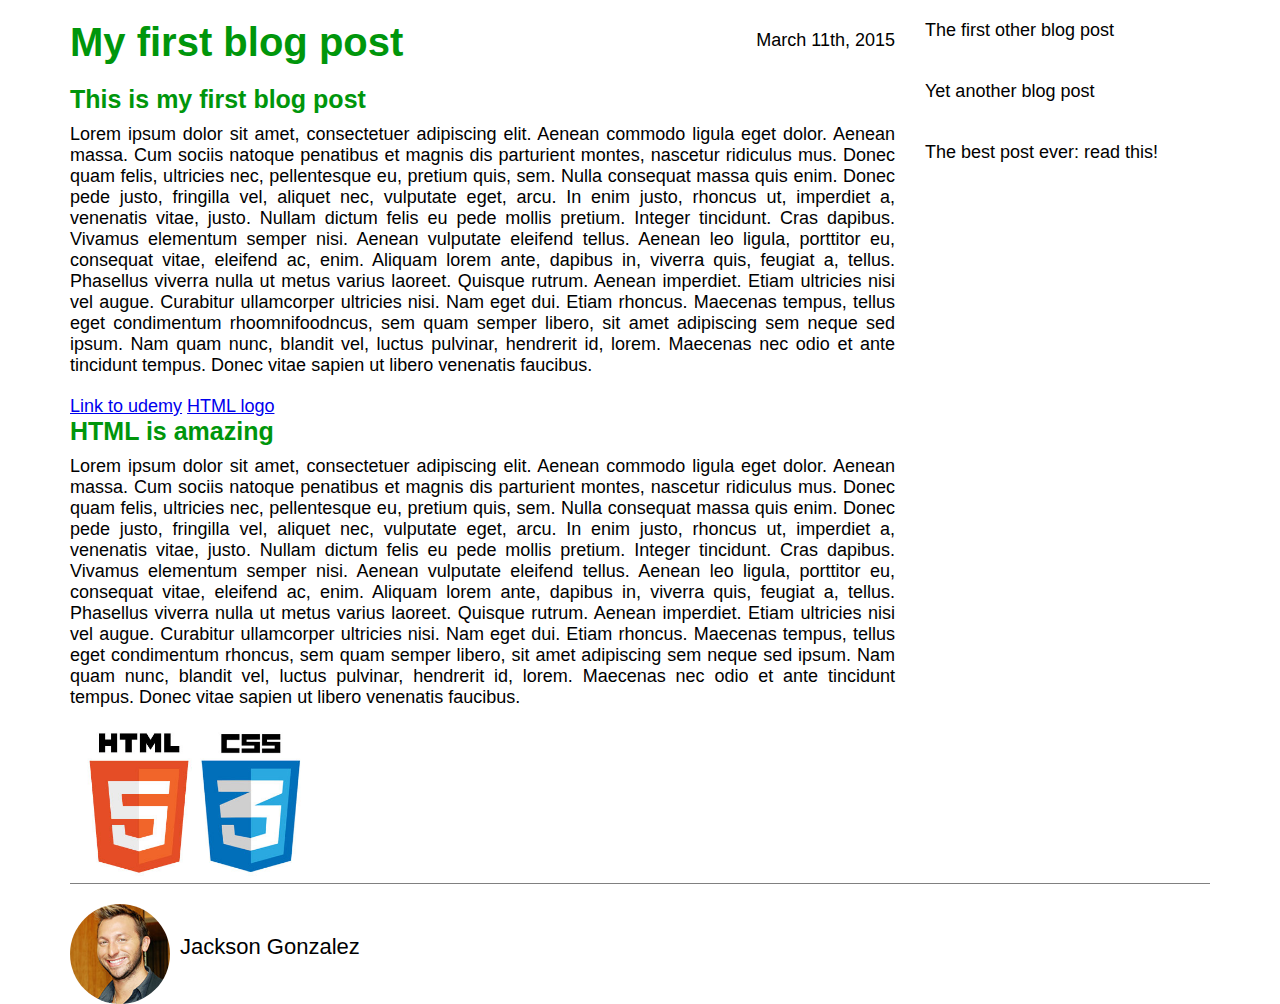
<file: blog_post_finalized/index.html>
<!DOCTYPE html>
<html>
    
    <head>
        <title>My first blog post</title>
        <link rel="stylesheet" type="text/css" href="style.css">
    </head>
    
    <body>
        <div class="container">
            <div class="blog-post">
                <h1>My first blog post</h1>
                <p class="date">March 11th, 2015</p>
                <h2>This is my first blog post</h2>
                <p class="main-text">
                    Lorem ipsum dolor sit amet, consectetuer adipiscing elit. Aenean commodo ligula eget dolor. Aenean massa. Cum sociis natoque penatibus et magnis dis parturient montes, nascetur ridiculus mus. Donec quam felis, ultricies nec, pellentesque eu, pretium quis, sem. Nulla consequat massa quis enim. Donec pede justo, fringilla vel, aliquet nec, vulputate eget, arcu. In enim justo, rhoncus ut, imperdiet a, venenatis vitae, justo. Nullam dictum felis eu pede mollis pretium. Integer tincidunt. Cras dapibus. Vivamus elementum semper nisi. Aenean vulputate eleifend tellus. Aenean leo ligula, porttitor eu, consequat vitae, eleifend ac, enim. Aliquam lorem ante, dapibus in, viverra quis, feugiat a, tellus. Phasellus viverra nulla ut metus varius laoreet. Quisque rutrum. Aenean imperdiet. Etiam ultricies nisi vel augue. Curabitur ullamcorper ultricies nisi. Nam eget dui. Etiam rhoncus. Maecenas tempus, tellus eget condimentum rhoomnifoodncus, sem quam semper libero, sit amet adipiscing sem neque sed ipsum. Nam quam nunc, blandit vel, luctus pulvinar, hendrerit id, lorem. Maecenas nec odio et ante tincidunt tempus. Donec vitae sapien ut libero venenatis faucibus.
                </p>

                <a href="http://www.udemy.com" target="_blank">Link to udemy</a>
                <a href="logo.jpg" target="_blank">HTML logo</a>

                <h2>HTML is amazing</h2>
                <p class="main-text">
                    Lorem ipsum dolor sit amet, consectetuer adipiscing elit. Aenean commodo ligula eget dolor. Aenean massa. Cum sociis natoque penatibus et magnis dis parturient montes, nascetur ridiculus mus. Donec quam felis, ultricies nec, pellentesque eu, pretium quis, sem. Nulla consequat massa quis enim. Donec pede justo, fringilla vel, aliquet nec, vulputate eget, arcu. In enim justo, rhoncus ut, imperdiet a, venenatis vitae, justo. Nullam dictum felis eu pede mollis pretium. Integer tincidunt. Cras dapibus. Vivamus elementum semper nisi. Aenean vulputate eleifend tellus. Aenean leo ligula, porttitor eu, consequat vitae, eleifend ac, enim. Aliquam lorem ante, dapibus in, viverra quis, feugiat a, tellus. Phasellus viverra nulla ut metus varius laoreet. Quisque rutrum. Aenean imperdiet. Etiam ultricies nisi vel augue. Curabitur ullamcorper ultricies nisi. Nam eget dui. Etiam rhoncus. Maecenas tempus, tellus eget condimentum rhoncus, sem quam semper libero, sit amet adipiscing sem neque sed ipsum. Nam quam nunc, blandit vel, luctus pulvinar, hendrerit id, lorem. Maecenas nec odio et ante tincidunt tempus. Donec vitae sapien ut libero venenatis faucibus.
                </p>
                <img src="logo.jpg" alt="The HTML5 logo">
                
            </div>
            
            <div class="other-posts">
                <div class="other">
                    The first other blog post
                </div>
                
                <div class="other">
                    Yet another blog post
                </div>
                
                <div class="other">
                    The best post ever: read this!
                </div>
            </div>
            
            <div class="clearfix"></div>
            
            <div class="author-box">
                <img src="author.jpg" alt="Author photo">
                <p class="author-text">Jackson Gonzalez</p>
            </div>
            
        </div>
        
        
    </body>
    
</html>
</file>
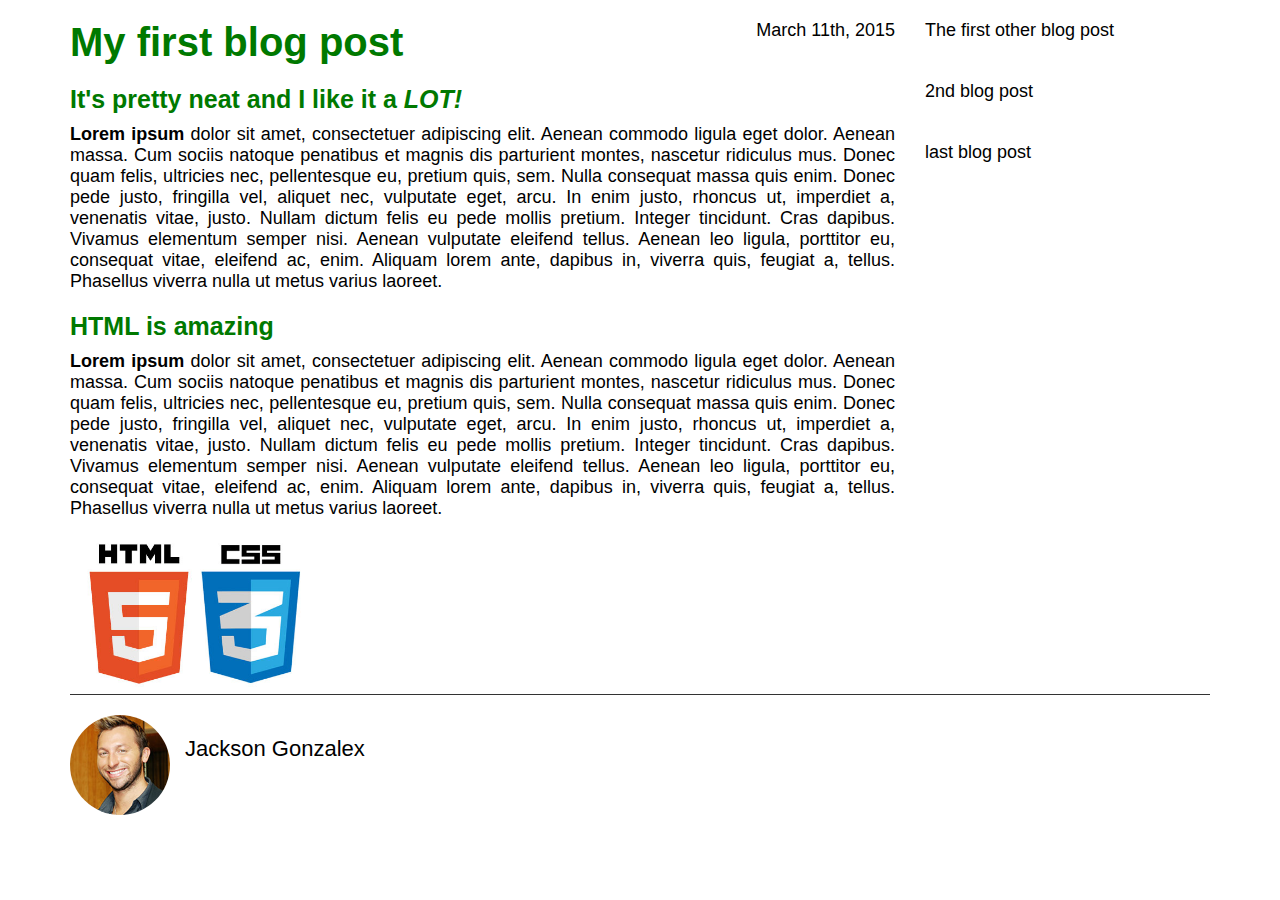
<file: blog_post_project/index.html>
<!DOCTYPE html>

<html>

  <head>
    <title> My first blog post</title>
    <link rel="stylesheet" type="text/css" href="style.css">
  </head>

  <body>
    <div class="container">
      <div class="blog-post">
        <p class="date">March 11th, 2015</p>
        <h1>My first blog post<br></h1>
        <h2>It's pretty neat and I like it a <em>LOT!</em></h2>
        <p class="main-text">
          <strong>Lorem ipsum</strong> dolor sit amet, consectetuer adipiscing elit. 
          Aenean commodo ligula eget dolor. Aenean massa. Cum sociis natoque 
          penatibus et magnis dis parturient montes, nascetur ridiculus mus. 
          Donec quam felis, ultricies nec, pellentesque eu, pretium quis, sem.
          Nulla consequat massa quis enim. Donec pede justo, fringilla vel, 
          aliquet nec, vulputate eget, arcu. In enim justo, rhoncus ut, imperdiet a,
          venenatis vitae, justo. Nullam dictum felis eu pede mollis pretium. 
          Integer tincidunt. Cras dapibus. Vivamus elementum semper nisi. Aenean 
          vulputate eleifend tellus. Aenean leo ligula, porttitor eu, consequat 
          vitae, eleifend ac, enim. Aliquam lorem ante, dapibus in, viverra quis, 
          feugiat a, tellus. Phasellus viverra nulla ut metus varius laoreet. 

        </p>

        <h2>HTML is amazing</h2>
        <p class="main-text">
          <strong>Lorem ipsum</strong> dolor sit amet, consectetuer adipiscing elit. 
          Aenean commodo ligula eget dolor. Aenean massa. Cum sociis natoque 
          penatibus et magnis dis parturient montes, nascetur ridiculus mus. 
          Donec quam felis, ultricies nec, pellentesque eu, pretium quis, sem.
          Nulla consequat massa quis enim. Donec pede justo, fringilla vel, 
          aliquet nec, vulputate eget, arcu. In enim justo, rhoncus ut, imperdiet a,
          venenatis vitae, justo. Nullam dictum felis eu pede mollis pretium. 
          Integer tincidunt. Cras dapibus. Vivamus elementum semper nisi. Aenean 
          vulputate eleifend tellus. Aenean leo ligula, porttitor eu, consequat 
          vitae, eleifend ac, enim. Aliquam lorem ante, dapibus in, viverra quis, 
          feugiat a, tellus. Phasellus viverra nulla ut metus varius laoreet. 

        </p>

        <img src="logo copy.jpg" alt="The HTML5 Logo">

      </div>

      <div class="other-posts">
        <div class="other">
          The first other blog post
        </div>

        <div class="other">
          2nd blog post
        </div>

        <div class="other">
          last blog post
        </div>
      </div>

      <div class="clearfix"></div>

      <div class="author-box">
        <img src="author copy.jpg" alt="Author photo">
        <br>
        <p class="author-text">Jackson Gonzalex</p>
        <br>
      </div>
    </div>
  </body>



</html>
</file>
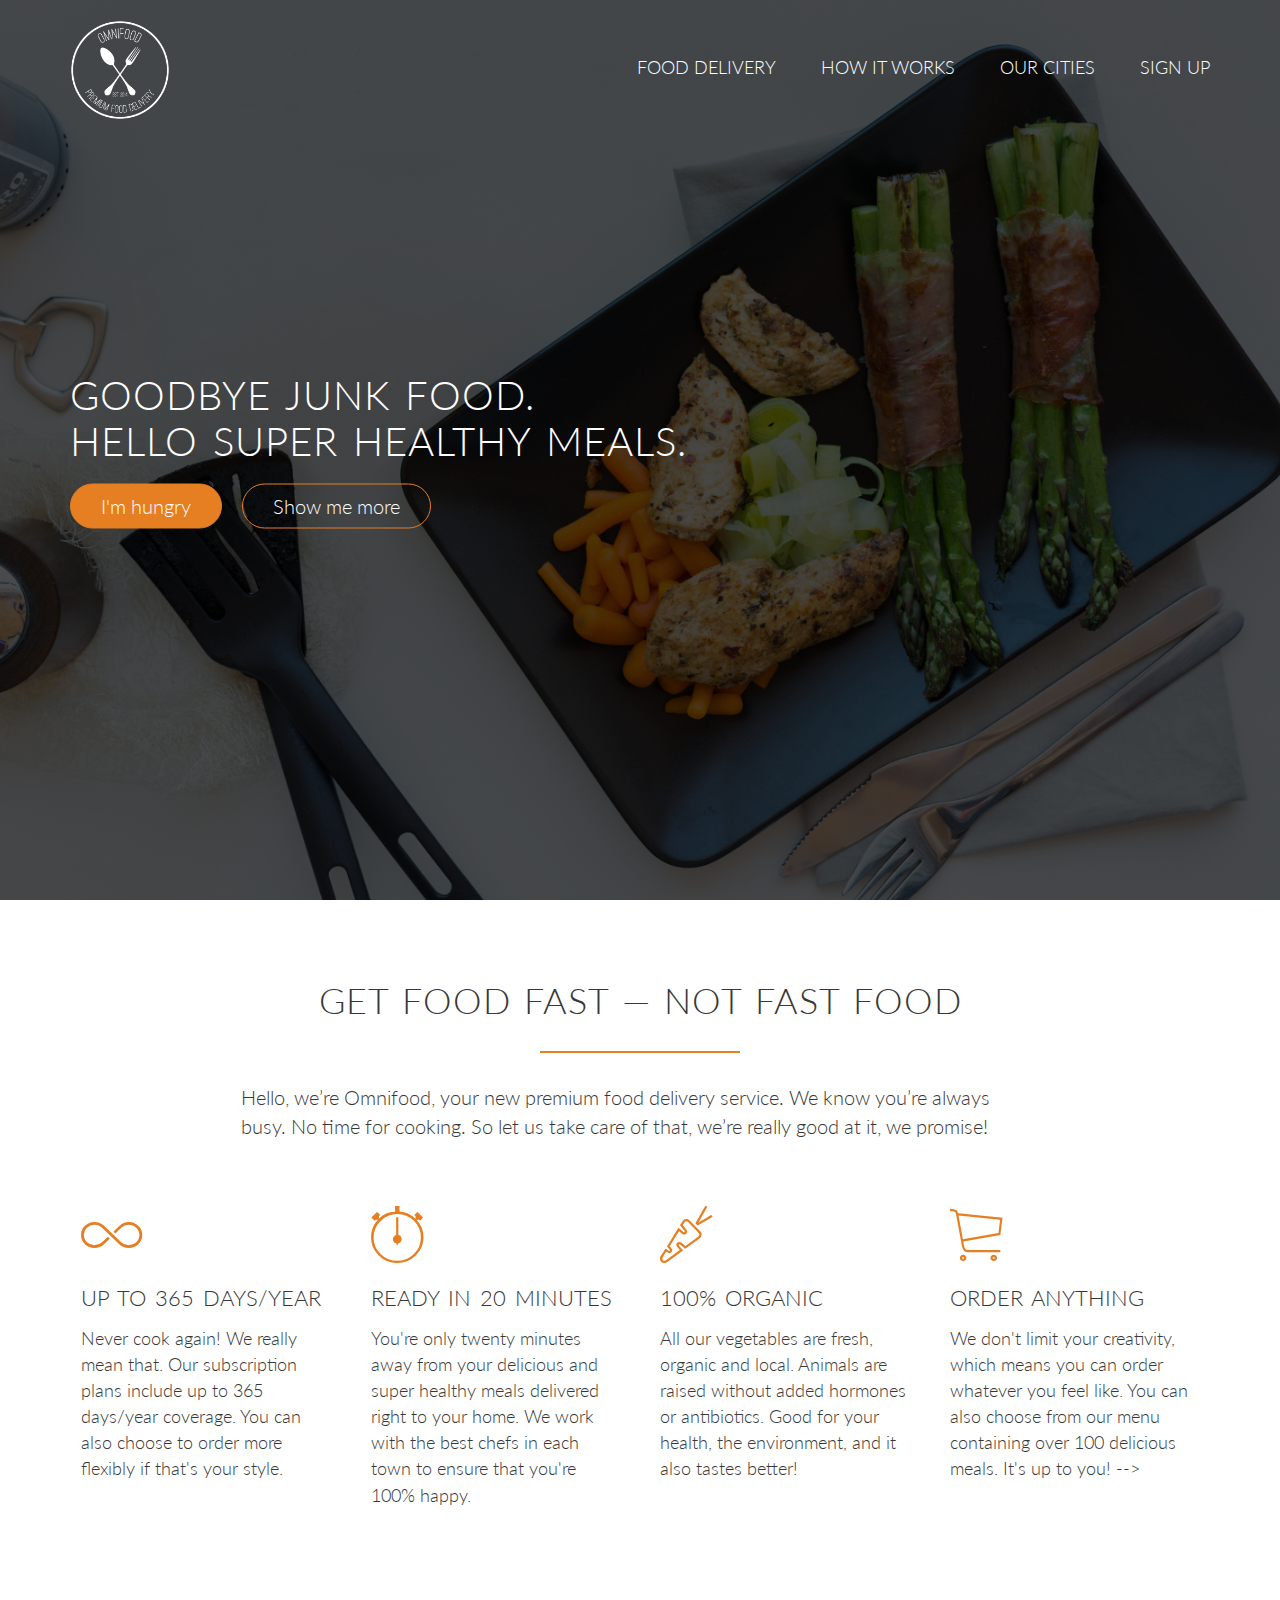
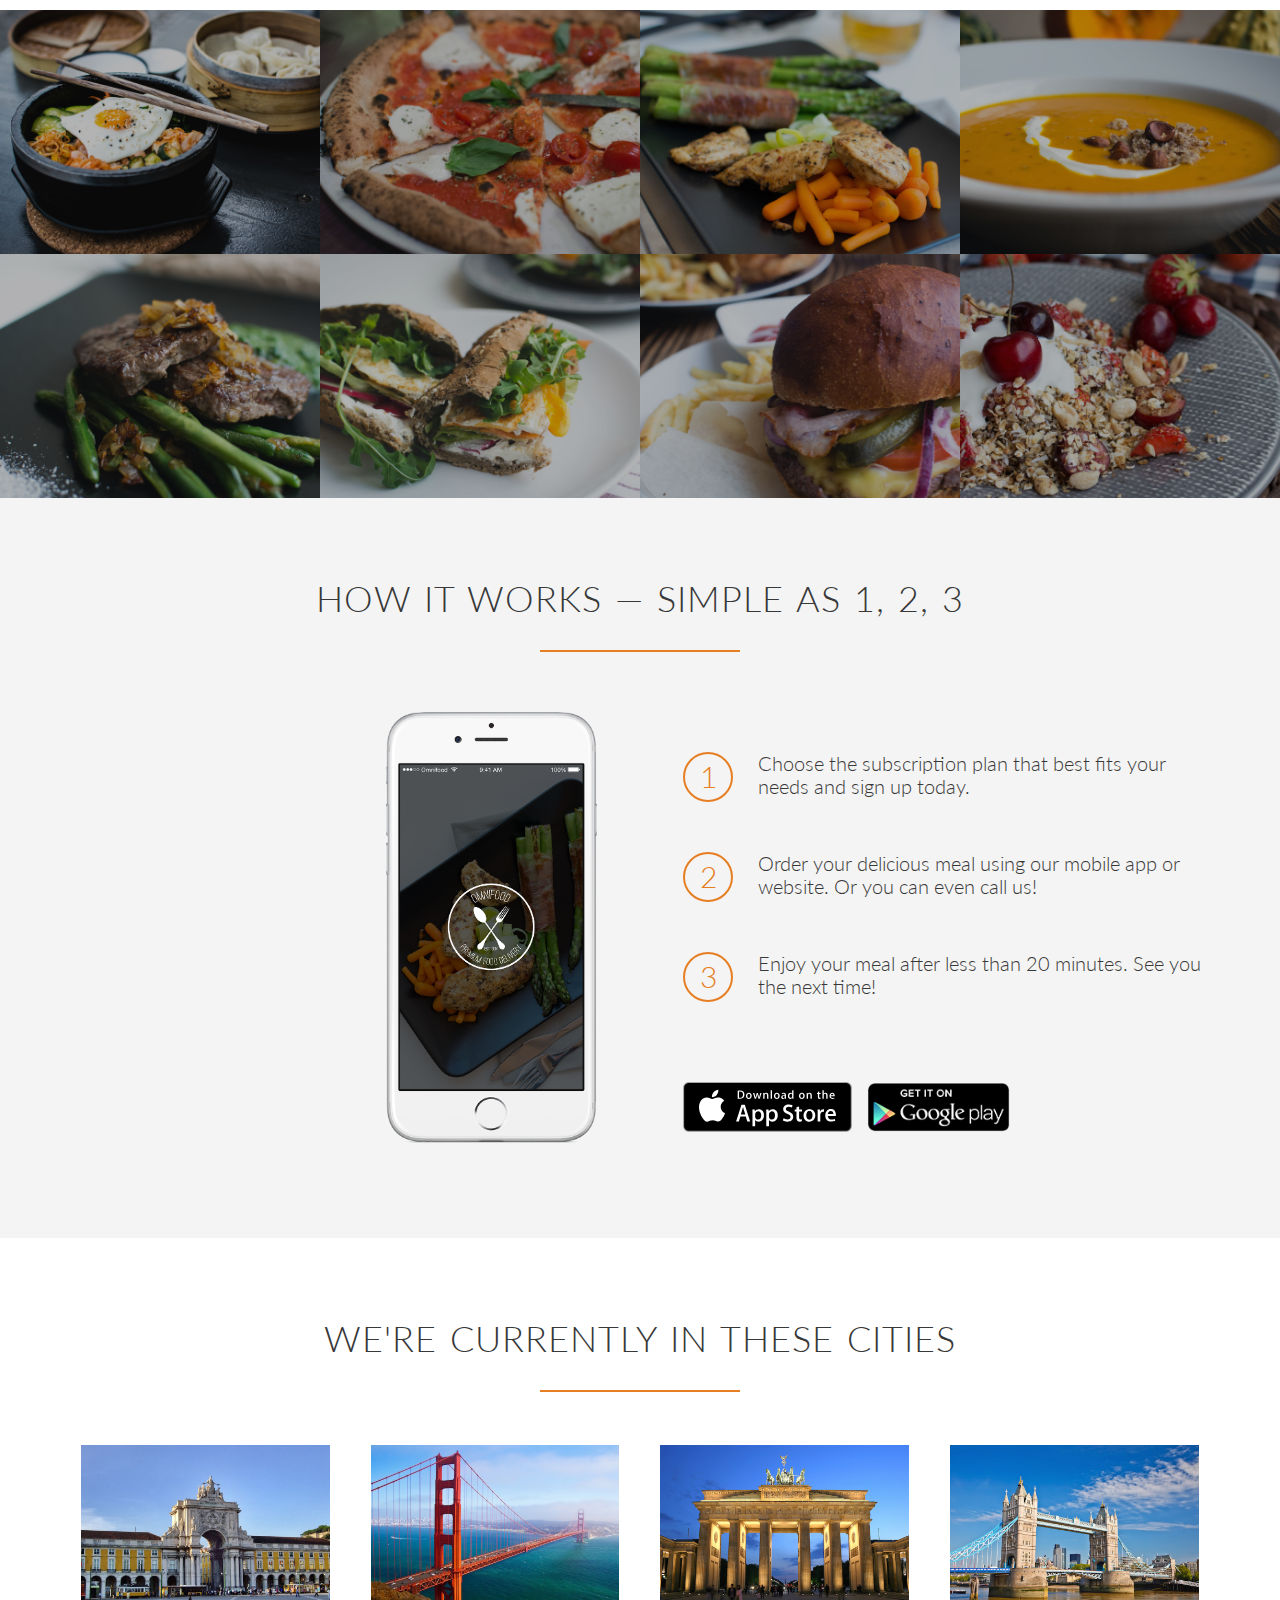
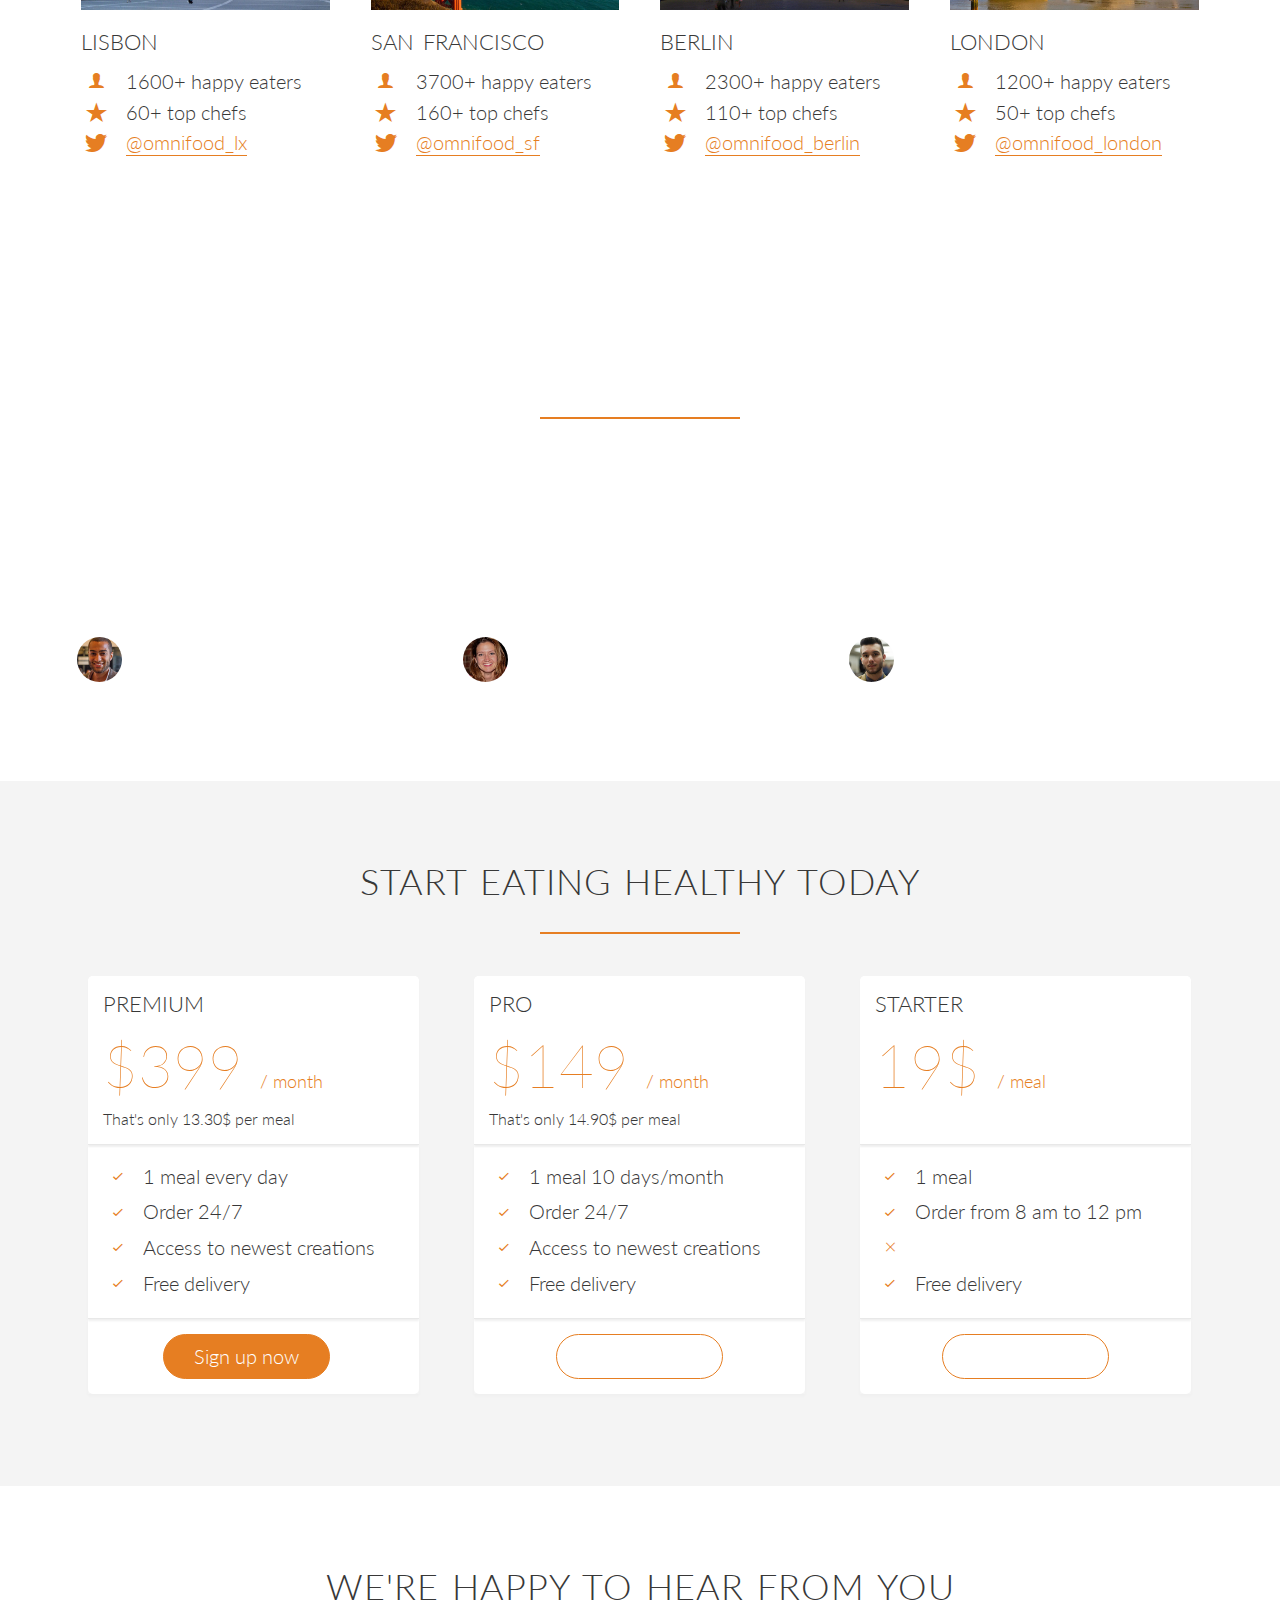
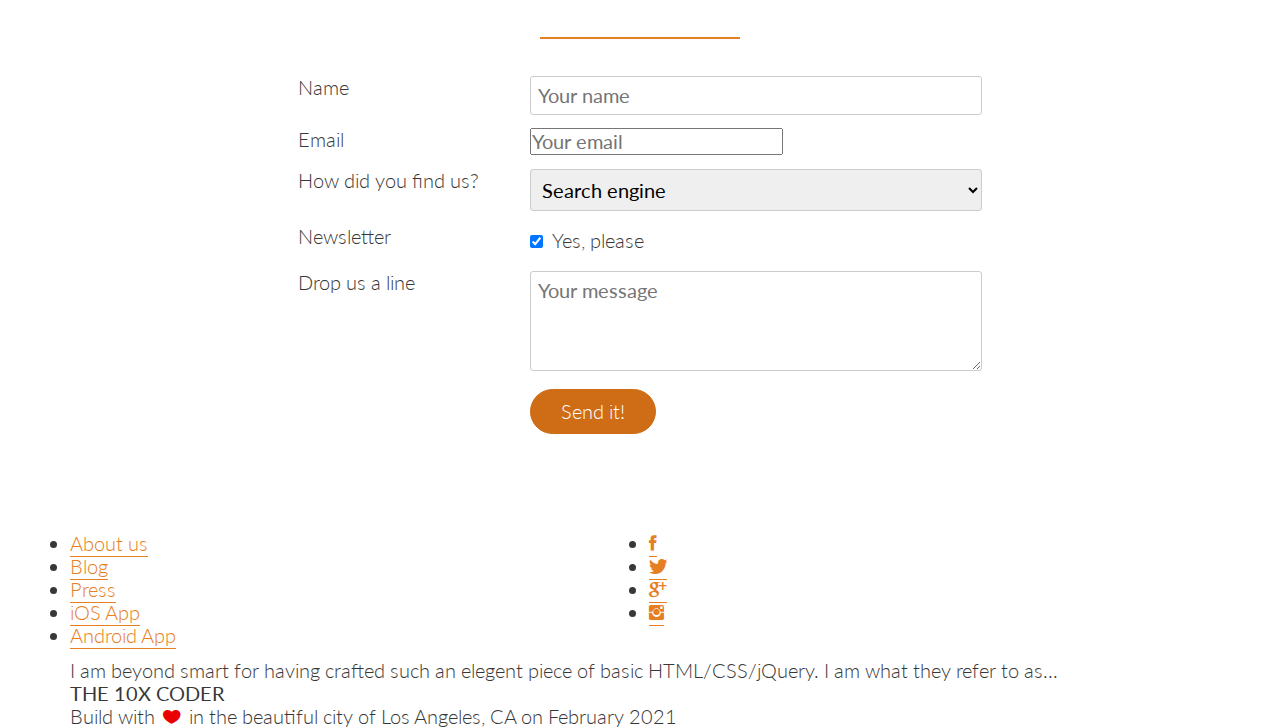
<file: omnifood_project/index.html>
<!DOCTYPE html>

<html lang="en">

<head>

  <meta name="viewport" content="width-device-width, initial-scale=1.0">

  <link rel="stylesheet" type="text/css" href="vendors/css/normalize.css">
  <link rel="stylesheet" type="text/css" href="vendors/css/grid.css">
  <link rel="stylesheet" type="text/css" href="vendors/css/ionicons.min.css">
  <link rel="stylesheet" type="text/css" href="resources/css/style.css">
  <link rel="stylesheet" type="text/css" href="resources/css/queries.css">
  <link rel="preconnect" href="https://fonts.gstatic.com">
  <link href="https://fonts.googleapis.com/css2?family=Lato:ital,wght@0,100;0,300;0,400;1,300&display=swap"
    rel="stylesheet">
  <title>Omnifood</title>

</head>

<body>
  <header>
    <nav>
      <div class="row">
        <img src="resources/img/logo-white.png" alt="Omnifood logo" class="logo">
        <ul class="main-nav">
          <li><a href="#features">Food delivery</a></li>
          <li><a href="#works">How it works</a></li>
          <li><a href="#cities">Our cities</a></li>
          <li><a href="#plans">Sign up</a></li>
        </ul>
      </div>
    </nav>
    
    <div class="hero-text-box">
      <h1>Goodbye junk food.<br> Hello super healthy meals.</h1>
      <a class="btn btn-full js--scroll-to-plans" href="#">I'm hungry</a>
      <a class="btn btn-ghost js--scroll-to-start" href="#">Show me more</a>
    </div>
  </header>

  <section class="section-features js--section-plans" id="features">
    <div class="row">
      <h2>Get food fast &mdash; not fast food</h2>
      <p class="long-copy">Hello, we’re Omnifood, your new premium food delivery service. We know you’re always busy. No
        time for cooking.
        So let us take care of that, we’re really good at it, we promise!
      </p>
    </div>

    <div class="row">
      <div class="col span-1-of-4 box">
        <i class="ion-ios-infinite-outline icon-big"></i>
        <h3>Up to 365 days/year</h3>
        <p>
          Never cook again! We really mean that. Our subscription plans include up to 365 days/year coverage.
          You can also choose to order more flexibly if that's your style.
        </p>
      </div>

      <div class="col span-1-of-4 box">
        <i class="ion-ios-stopwatch-outline icon-big"></i>
        <h3>Ready in 20 minutes</h3>
        <p>
          You're only twenty minutes away from your delicious and super healthy meals delivered right to your home. We
          work with the best chefs in each town to ensure that you're 100% happy.
        </p>
      </div>

      <div class="col span-1-of-4 box">
        <i class="ion-ios-nutrition-outline icon-big"></i>
        <h3>100% organic</h3>
        <p>
          All our vegetables are fresh, organic and local. Animals are raised without added hormones or antibiotics.
          Good for your health, the environment, and it also tastes better!
        </p>
      </div>

      <div class="col span-1-of-4 box">
        <i class="ion-ios-cart-outline icon-big"></i>
        <h3>Order anything</h3>
        <p>
          We don't limit your creativity, which means you can order whatever you feel like. You can also choose from our
          menu containing over 100 delicious meals. It's up to you! -->
        </p>
      </div>

    </div>
  </section>
  <section class="section-meals">
    <ul class="meals-showcase clearfix">
      <li>
        <figure class="meal-photo">
          <img src="resources/img/1.jpg" alt="Korean bibimbap with egg and vegetables">
        </figure>
      </li>
      <li>
        <figure class="meal-photo">
          <img src="resources/img/2.jpg" alt="Simple italian pizza with cherry tomatoes">
        </figure>
      </li>
      <li>
        <figure class="meal-photo">
          <img src="resources/img/3.jpg" alt="Chicken breast steak with vegetables">
        </figure>
      </li>
      <li>
        <figure class="meal-photo">
          <img src="resources/img/4.jpg" alt="Autumn pumpkin soup">
        </figure>
      </li>
      <li>
        <figure class="meal-photo">
          <img src="resources/img/5.jpg" alt="Paleo beef steak with vegetables">
        </figure>
      </li>
      <li>
        <figure class="meal-photo">
          <img src="resources/img/6.jpg" alt="Healthy baguette with egg and vegetables">
        </figure>
      </li>
      <li>
        <figure class="meal-photo">
          <img src="resources/img/7.jpg" alt="Burger with cheddar and bacon">
        </figure>
      </li>
      <li>
        <figure class="meal-photo">
          <img src="resources/img/8.jpg" alt="Granola with cherries and strawberries">
        </figure>
      </li>
    </ul>
  </section>

  <section class="section-steps" id="works">
    <div class="row">
      <h2>How it works &mdash; Simple as 1, 2, 3</h2>
    </div>
    <div class="row">
      <div class="col span-1-of-2 steps-box">
        <img src="resources/img/app-iPhone.png" alt="Omnifood app on iPhone" class="app-screen js--wp-2">
      </div>
      <div class="col span-1-of-2 steps-box">
        <div class="works-step clearfix">
          <div>1</div>
          <p>Choose the subscription plan that best fits your needs and sign up today.</p>
        </div>
        <div class="works-step clearfix">
          <div>2</div>
          <p>Order your delicious meal using our mobile app or website. Or you can even call us!</p>
        </div>
        <div class="works-step clearfix">
          <div>3</div>
          <p>Enjoy your meal after less than 20 minutes. See you the next time!</p>
        </div>

        <a href="#" class="btn-app"><img src="resources/img/download-app.svg" alt="App Store Button"></a>
        <a href="#" class="btn-app"><img src="resources/img/download-app-android.png" alt="Play Store Button"></a>
      </div>
    </div>
  </section>

  <section class="section-cities " id="cities">
    <div class="row">
      <h2>We're currently in these cities</h2>
    </div>
    <div class="row">
      <div class="col span-1-of-4 box">
        <img src="resources/img/lisbon-3.jpg" alt="Lisbon">
        <h3>Lisbon</h3>
        <div class="city-feature">
          <i class="ion-ios-person icon-small"> </i>
          1600+ happy eaters
        </div>
        <div class="city-feature">
          <i class="ion-ios-star icon-small"> </i>
          60+ top chefs
        </div>
        <div class="city-feature">
          <i class="ion-social-twitter icon-small"> </i>
          <a href="#">@omnifood_lx</a>
        </div>
      </div>
      <div class="col span-1-of-4 box">
        <img src="resources/img/san-francisco.jpg" alt="SF">
        <h3>San Francisco</h3>
        <div class="city-feature">
          <i class="ion-ios-person icon-small"> </i>
          3700+ happy eaters
        </div>
        <div class="city-feature">
          <i class="ion-ios-star icon-small"> </i>
          160+ top chefs
        </div>
        <div class="city-feature">
          <i class="ion-social-twitter icon-small"> </i>
          <a href="#">@omnifood_sf</a>
        </div>
      </div>
      <div class="col span-1-of-4 box">
        <img src="resources/img/berlin.jpg" alt="Berlin">
        <h3>Berlin</h3>
        <div class="city-feature">
          <i class="ion-ios-person  icon-small"> </i>
          2300+ happy eaters
        </div>
        <div class="city-feature">
          <i class="ion-ios-star icon-small"> </i>
          110+ top chefs
        </div>
        <div class="city-feature">
          <i class="ion-social-twitter icon-small"> </i>
          <a href="#">@omnifood_berlin</a>
        </div>
      </div>
      <div class="col span-1-of-4 box">
        <img src="resources/img/london.jpg" alt="London">
        <h3>London</h3>
        <div class="city-feature">
          <i class="ion-ios-person icon-small"> </i>
          1200+ happy eaters
        </div>
        <div class="city-feature">
          <i class="ion-ios-star icon-small"> </i>
          50+ top chefs
        </div>
        <div class="city-feature">
          <i class="ion-social-twitter icon-small"> </i>
          <a href="#">@omnifood_london</a>
        </div>
      </div>
    </div>
  </section>

  <section class="section-testimonials">
    <div class="row">
      <h2>Our customers can't live without us</h2>
    </div>
    <div class="row">
      <div class="col span-1-of-3">
        <blockquote>Omnifood is just awesome! I just launched a startup which leaves me with no time for cooking, so
          Omnifood is a life-saver. Now that I got used to it, I couldn't live without my daily meals!
          <cite><img src="resources/img/customer-1.jpg">Alberto Duncan</cite>
        </blockquote>
      </div>
      <div class="col span-1-of-3">
        <blockquote>Inexpensive, healthy and great-tasting meals, delivered right to my home. We have lots of food
          delivery here in Lisbon, but no one comes even close to Omifood. Me and my family are so in love!
          <cite><img src="resources/img/customer-2.jpg">Joana Silva</cite>
        </blockquote>
      </div>
      <div class="col span-1-of-3">
        <blockquote>I was looking for a quick and easy food delivery service in San Franciso. I tried a lot of them and
          ended up with Omnifood. Best food delivery service in the Bay Area. Keep up the great work!
          <cite><img src="resources/img/customer-3.jpg">Milton Chapman</cite>
        </blockquote>
      </div>
    </div>
  </section>

  <section class="section-plans js--section-plans" id="plans">
    <div class="row">
      <h2>Start eating healthy today</h2>
    </div>
    <div class="row">
      <div class="col span-1-of-3">
        <div class="plan-box js--wp-4">
          <div>
            <h3>Premium</h3>
            <p class="plan-price">$399 <span>/ month</span></p>
            <p class="plan-price-meal">That's only 13.30$ per meal</p>
          </div>
          <div>
            <ul>
              <li><i class="ion-ios-checkmark-empty icon-small"></i>1 meal every day</li>
              <li><i class="ion-ios-checkmark-empty icon-small"></i>Order 24/7</li>
              <li><i class="ion-ios-checkmark-empty icon-small"></i>Access to newest creations</li>
              <li><i class="ion-ios-checkmark-empty icon-small"></i>Free delivery</li>
            </ul>
          </div>
          <div>
            <a href="#" class="btn btn-full">Sign up now</a>
          </div>
        </div>
      </div>
      <div class="col span-1-of-3">
        <div class="plan-box">
          <div>
            <h3>Pro</h3>
            <p class="plan-price">$149 <span>/ month</span></p>
            <p class="plan-price-meal">That's only 14.90$ per meal</p>
          </div>
          <div>
            <ul>
              <li><i class="ion-ios-checkmark-empty icon-small"></i>1 meal 10 days/month</li>
              <li><i class="ion-ios-checkmark-empty icon-small"></i>Order 24/7</li>
              <li><i class="ion-ios-checkmark-empty icon-small"></i>Access to newest creations</li>
              <li><i class="ion-ios-checkmark-empty icon-small"></i>Free delivery</li>
            </ul>
          </div>
          <div>
            <a href="#" class="btn btn-ghost">Sign up now</a>
          </div>
        </div>
      </div>
      <div class="col span-1-of-3">
        <div class="plan-box">
          <div>
            <h3>Starter</h3>
            <p class="plan-price">19$ <span>/ meal</span></p>
            <p class="plan-price-meal">&nbsp;</p>
          </div>
          <div>
            <ul>
              <li><i class="ion-ios-checkmark-empty icon-small"></i>1 meal</li>
              <li><i class="ion-ios-checkmark-empty icon-small"></i>Order from 8 am to 12 pm</li>
              <li><i class="ion-ios-close-empty icon-small"></i></li>
              <li><i class="ion-ios-checkmark-empty icon-small"></i>Free delivery</li>
            </ul>
          </div>
          <div>
            <a href="#" class="btn btn-ghost">Sign up now</a>
          </div>
        </div>
      </div>
    </div>
  </section>

  <section class="section-form">
    <div class="row">
      <h2>We're happy to hear from you</h2>
    </div>
    <div class="row">
      <form method="post" action="#" class="contact-form">
        <div class="row">
          <div class="col span-1-of-3">
            <label for="name">Name</label>
          </div>
          <div class="col span-2-of-3">
            <input type="text" name="name" id="name" placeholder="Your name" required>
          </div>
        </div>

        <div class="row">
          <div class="col span-1-of-3">
            <label for="email">Email</label>
          </div>
          <div class="col span-2-of-3">
            <input type="email" name="name" id="email" placeholder="Your email" required>
          </div>
        </div>

        <div class="row">
          <div class="col span-1-of-3">
            <label for="find-us">How did you find us?</label>
          </div>
          <div class="col span-2-of-3">
            <select name="find-us" id="find-us">
              <option value="friends">Friends</option>
              <option value="Search" selected>Search engine</option>
              <option value="other">Other</option>

            </select>
          </div>
        </div>

        <div class="row">
          <div class="col span-1-of-3">
            <label>Newsletter</label>
          </div>
          <div class="col span-2-of-3">
            <input type="checkbox" name="news" id="news" checked> Yes, please
          </div>
        </div>

        <div class="row">
          <div class="col span-1-of-3">
            <label>Drop us a line</label>
          </div>
          <div class="col span-2-of-3">
            <textarea name="message" placeholder="Your message"></textarea>
          </div>
        </div>

        <div class="row">
          <div class="col span-1-of-3">
            <label>&nbsp;</label>
          </div>
          <div class="col span-2-of-3">
            <input type="submit" value="Send it!">
          </div>
        </div>
      </form>
    </div>
  </section>

  <footer>
    <div class="row">
      <div class="col span-1-of-2">
        <ul class="footer-nav">
          <li><a href="#">About us</a></li>
          <li><a href="#">Blog</a></li>
          <li><a href="#">Press</a></li>
          <li><a href="#">iOS App</a></li>
          <li><a href="#">Android App</a></li>
        </ul>
      </div>
      <div class="col span-1-of-2">
        <ul class="social-links">
          <li><a href="#"><i class="ion-social-facebook"></i></a></li>
          <li><a href="#"><i class="ion-social-twitter"></i></a></li>
          <li><a href="#"><i class="ion-social-googleplus"></i></a></li>
          <li><a href="#"><i class="ion-social-instagram"></i></a></li>
        </ul>
      </div>
    </div>
    <div class="row">
      <p>
        I am beyond smart for having crafted such an elegent piece of basic HTML/CSS/jQuery. I am what they refer to
        as...<br>
        <strong>THE 10X CODER</strong>
      </p>
      <p>
        Build with <i class="ion-ios-heart" style="color: #ea0000; padding: 0 3px;"></i> in the beautiful city of Los
        Angeles, CA on February 2021
      </p>
    </div>
  </footer>

  <script src="https://ajax.googleapis.com/ajax/libs/jquery/1.11.2/jquery.min.js"></script>
  <script src="resources/js/script.js"></script>
</body>

</html>

<!--



--->
</file>
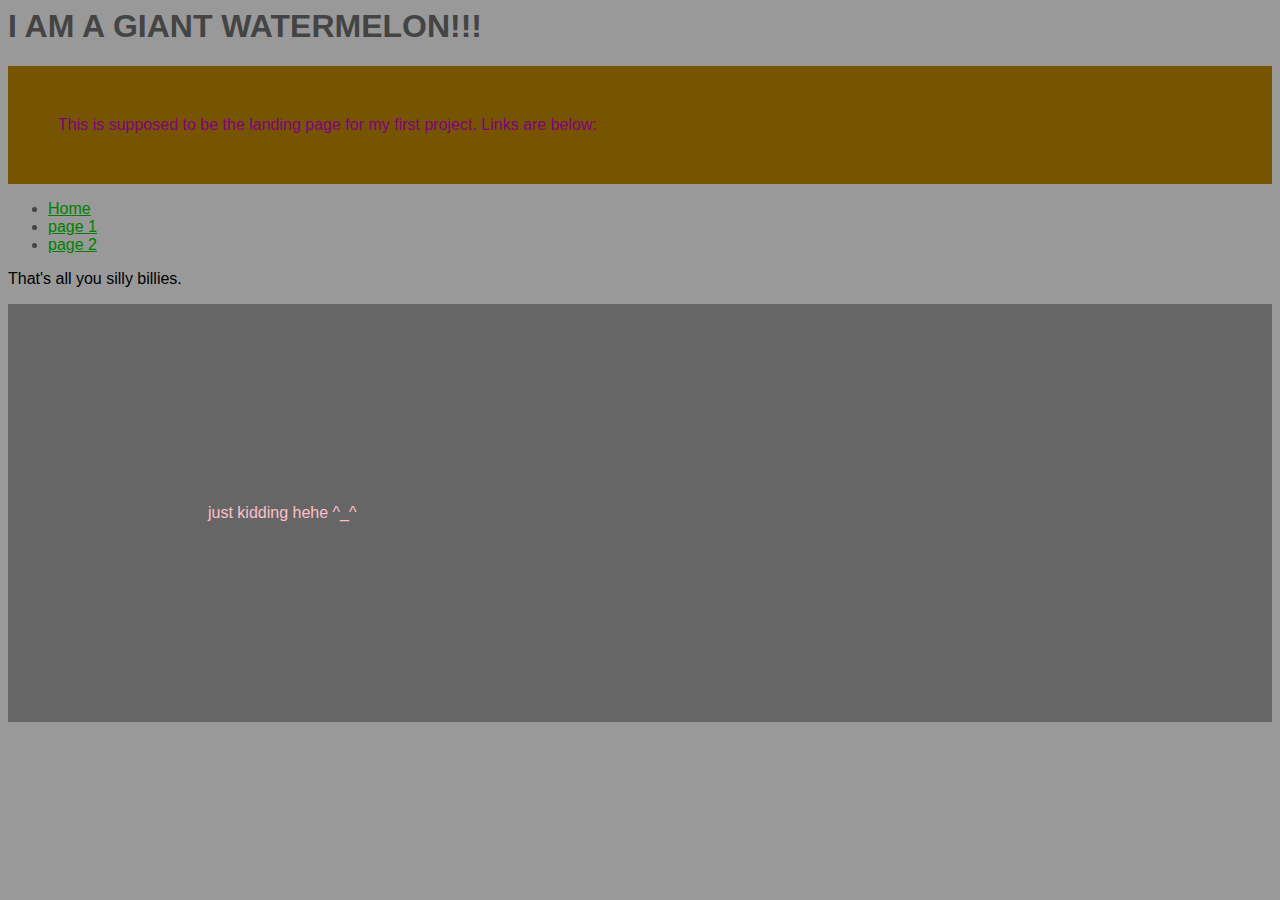
<file: Project 1/index.html>
<html>
  <head>
    <title>My Webpage</title>
    <link href="main.css" rel="stylesheet" type="text/css" />
  </head>

  <body>
    <h1>I AM A GIANT <strong> WATERMELON!!!</strong></h1> 
    <p class="secondary">This is supposed to be the landing page for my first project. Links are below:</p>
    <ul>
      <li><a href= "index.html">Home</a></li>
      <li><a href= "page1.html">page 1</a></li>
      <li><a href= "page2.html">page 2</a></li>
    </ul>
    That's all you silly billies.

    <p id="special"> just kidding hehe ^_^</p>
  </body>

</html>
</file>
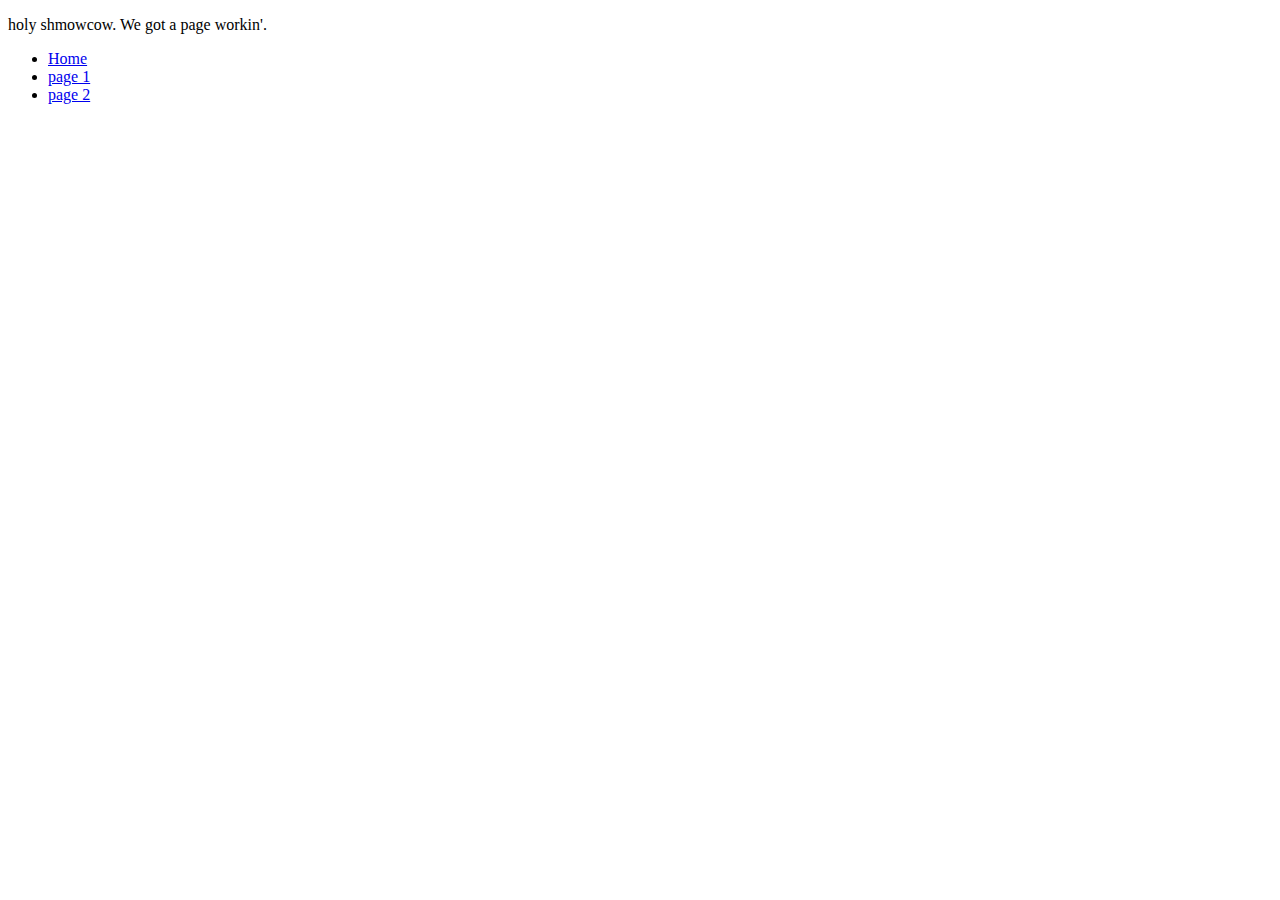
<file: Project 1/page1.html>
<!doctype html>

<html>
  <head>

  </head>
  <p>holy shmowcow. We got a page workin'. </p>
  <ul>
    <li><a href= "index.html">Home</a></li>
    <li><a href= "page1.html">page 1</a></li>
    <li><a href= "page2.html">page 2</a></li>
  </ul>
  <body>

  </body>
</html>
</file>
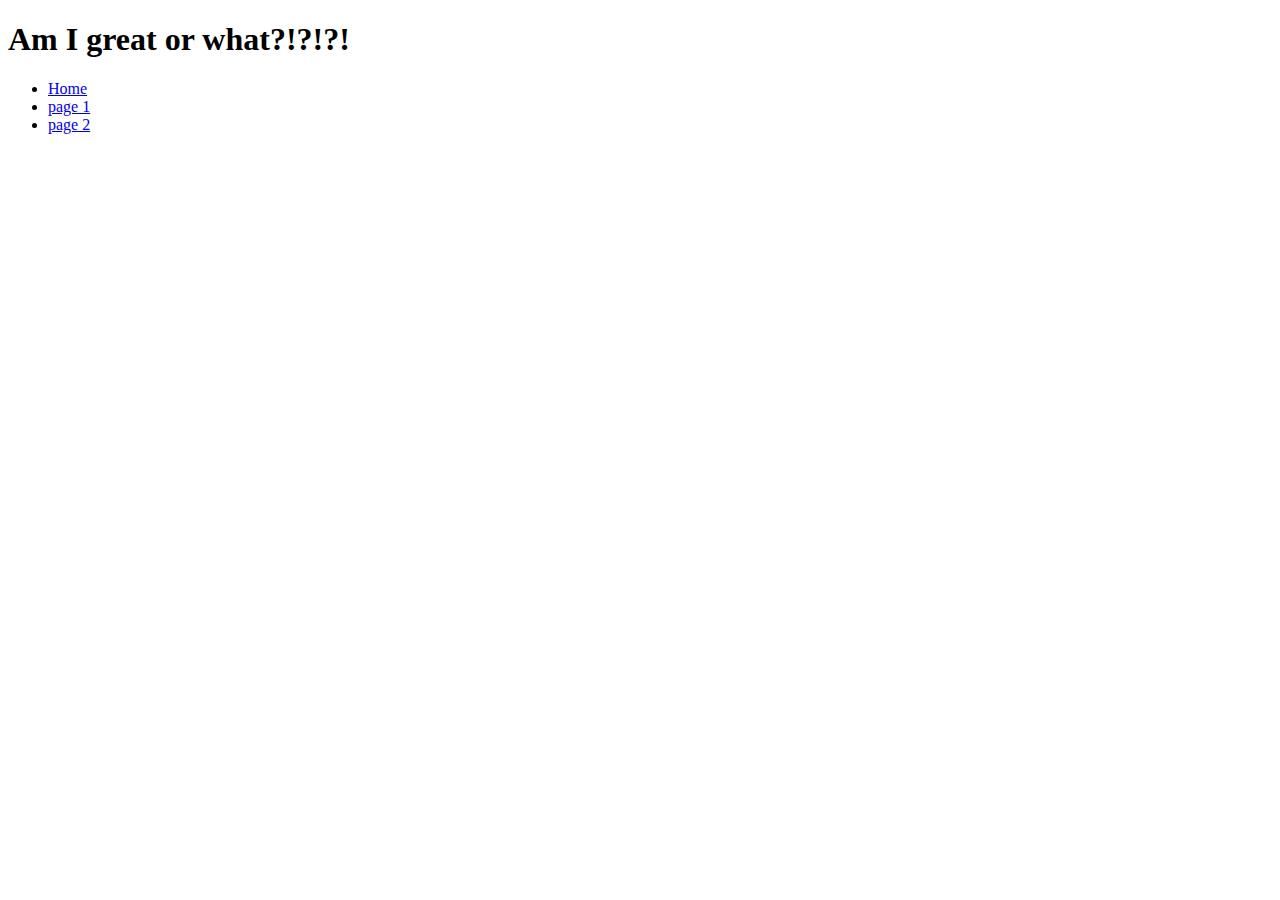
<file: Project 1/page2.html>
<!doctype html>

<html>
  <body>
    <h1>Am I great or what?!?!?!</h1>
    <ul>
      <li><a href= "index.html">Home</a></li>
      <li><a href= "page1.html">page 1</a></li>
      <li><a href= "page2.html">page 2</a></li>
    </ul>
  </body>

</html>
</file>
<file: blog_post_finalized/style.css>
* {
    margin: 0;
    padding: 0;
    box-sizing: border-box;
}

.clearfix:after {
    content: "";
    display: table;
    clear: both;
}

body {
    font-family: Helvetica Neue, Arial;
    font-size: 18px;
}

h1, h2 {
    color: #00960b;
    
}

h1 {
    font-size: 40px;
    margin-bottom: 20px;
}


h2 {
    font-size: 25px;
    margin-bottom: 10px;
}

.main-text {
    text-align: justify;
    margin-bottom: 20px;
}

.author-text {
    font-size: 22px;
    float: left;
    margin-top: 30px;
    margin-left: 10px;
}

.container {
    width: 1140px;
    margin: 20px auto 0 auto;
}

.blog-post {
    width: 75%;
    float: left;
    padding-right: 30px;
    position: relative;
}

.other-posts {
    width: 25%;
    float: left;
}

.author-box {
    padding-top: 20px;
    border-top: 1px solid #808080;
}

.other {
    margin-bottom: 40px;
}

.author-box img {
    height: 100px;
    width: 100px;
    border-radius: 50%;
    float: left;
}

.blog-post img {
    height: 150px;
    width: auto;
}

.date {
    position: absolute;
    top: 10px;
    right: 30px;
}
</file>
<file: blog_post_project/style.css>
* {
  margin: 0;
  padding: 0;
  box-sizing: border-box;
}

.clearfix:after {
  content: "";
  display: table;
  clear: both;
}

body {
  font-family: Helvetica, Arial;
  font-size: 18px;
}

h1, h2 {
  color: rgb(0, 121, 0, 1);
}

h1 {
  font-size: 40px;
  margin-bottom: 20px;
}

h2 {
  font-size: 25px;
  margin-bottom: 10px;
}

.main-text {
  text-align: justify;
  margin-bottom: 20px;
}

.author-text {
  font-size: 22px;
  float: left;
  margin-left: 15px;
}

.container {
  width: 1140px;
  margin: 20px auto 0 auto;
}

.blog-post {
  width: 75%;
  float: left;
  padding-right: 30px;
  position: relative;
}
.blog-post img {
  height: 150px;
  width: auto;
}
.other-posts {
  width: 25%;
  float: left;
}

.author-box {
  padding-top: 20px;
  border-top: 1px solid rgb(51, 51, 51);
}

.other {
  margin-bottom: 40px;
}

.author-box img {
  height: 100px;
  width: 100px;
  border-radius: 50%;
  float: left;
}

.date {
  position: absolute;
  top: 10 px;
  right: 30px;
}
</file>
<file: omnifood_project/vendors/css/grid.css>
/*  SECTIONS  ============================================================================= */

.section {
	clear: both;
	padding: 0px;
	margin: 0px;
}

/*  GROUPING  ============================================================================= */

.row {
    zoom: 1; /* For IE 6/7 (trigger hasLayout) */
}

.row:before,
.row:after {
    content:"";
    display:table;
}
.row:after {
    clear:both;
}

/*  GRID COLUMN SETUP   ==================================================================== */

.col {
	display: block;
	float:left;
	margin: 1% 0 1% 1.6%;
}

.col:first-child { margin-left: 0; } /* all browsers except IE6 and lower */


/*  REMOVE MARGINS AS ALL GO FULL WIDTH AT 480 PIXELS */

@media only screen and (max-width: 480px) {
	.col { 
		/*margin: 1% 0 1% 0%;*/
        margin: 0;
	}
}


/*  GRID OF TWO   ============================================================================= */


.span-2-of-2 {
	width: 100%;
}

.span-1-of-2 {
	width: 49.2%;
}

/*  GO FULL WIDTH AT LESS THAN 480 PIXELS */

@media only screen and (max-width: 480px) {
	.span-2-of-2 {
		width: 100%; 
	}
	.span-1-of-2 {
		width: 100%; 
	}
}


/*  GRID OF THREE   ============================================================================= */

	
.span-3-of-3 {
	width: 100%; 
}

.span-2-of-3 {
	width: 66.13%; 
}

.span-1-of-3 {
	width: 32.26%; 
}


/*  GO FULL WIDTH AT LESS THAN 480 PIXELS */

@media only screen and (max-width: 480px) {
	.span-3-of-3 {
		width: 100%; 
	}
	.span-2-of-3 {
		width: 100%; 
	}
	.span-1-of-3 {
		width: 100%;
	}
}

/*  GRID OF FOUR   ============================================================================= */

	
.span-4-of-4 {
	width: 100%; 
}

.span-3-of-4 {
	width: 74.6%; 
}

.span-2-of-4 {
	width: 49.2%; 
}

.span-1-of-4 {
	width: 23.8%; 
}


/*  GO FULL WIDTH AT LESS THAN 480 PIXELS */

@media only screen and (max-width: 480px) {
	.span-4-of-4 {
		width: 100%; 
	}
	.span-3-of-4 {
		width: 100%; 
	}
	.span-2-of-4 {
		width: 100%; 
	}
	.span-1-of-4 {
		width: 100%; 
	}
}


/*  GRID OF FIVE   ============================================================================= */

	
.span-5-of-5 {
	width: 100%;
}

.span-4-of-5 {
  	width: 79.68%; 
}

.span-3-of-5 {
  	width: 59.36%; 
}

.span-2-of-5 {
  	width: 39.04%;
}

.span-1-of-5 {
  	width: 18.72%;
}


/*  GO FULL WIDTH AT LESS THAN 480 PIXELS */

@media only screen and (max-width: 480px) {
	.span-5-of-5 {
		width: 100%; 
	}
	.span-4-of-5 {
		width: 100%; 
	}
	.span-3-of-5 {
		width: 100%; 
	}
	.span-2-of-5 {
		width: 100%; 
	}
	.span-1-of-5 {
		width: 100%; 
	}
}


/*  GRID OF SIX   ============================================================================= */


.span-6-of-6 {
	width: 100%;
}

.span-5-of-6 {
  	width: 83.06%;
}

.span-4-of-6 {
  	width: 66.13%;
}

.span-3-of-6 {
  	width: 49.2%;
}

.span-2-of-6 {
  	width: 32.26%;
}

.span-1-of-6 {
  	width: 15.33%;
}


/*  GO FULL WIDTH AT LESS THAN 480 PIXELS */

@media only screen and (max-width: 480px) {
	.span-6-of-6 {
		width: 100%; 
	}
	.span-5-of-6 {
		width: 100%; 
	}
	.span-4-of-6 {
		width: 100%; 
	}
	.span-3-of-6 {
		width: 100%; 
	}
	.span-2-of-6 {
		width: 100%; 
	}
	.span-1-of-6 {
		width: 100%; 
	}
}



/*  GRID OF SEVEN   ============================================================================= */


.span-7-of-7 {
	width: 100%;
}

.span-6-of-7 {
	width: 85.48%;
}

.span-5-of-7 {
  	width: 70.97%;
}

.span-4-of-7 {
  	width: 56.45%;
}

.span-3-of-7 {
  	width: 41.94%;
}

.span-2-of-7 {
  	width: 27.42%;
}

.span-1-of-7 {
  	width: 12.91%;
}


/*  GO FULL WIDTH AT LESS THAN 480 PIXELS */

@media only screen and (max-width: 480px) {
	.span-7-of-7 {
		width: 100%; 
	}
	.span-6-of-7 {
		width: 100%; 
	}
	.span-5-of-7 {
		width: 100%; 
	}
	.span-4-of-7 {
		width: 100%; 
	}
	.span-3-of-7 {
		width: 100%; 
	}
	.span-2-of-7 {
		width: 100%; 
	}
	.span-1-of-7 {
		width: 100%; 
	}
}


/*  GRID OF EIGHT   ============================================================================= */

	
.span-8-of-8 {
	width: 100%;
}

.span-7-of-8 {
	width: 87.3%; 
}

.span-6-of-8 {
	width: 74.6%; 
}

.span-5-of-8 {
	width: 61.9%; 
}

.span-4-of-8 {
	width: 49.2%; 
}

.span-3-of-8 {
	width: 36.5%;
}

.span-2-of-8 {
	width: 23.8%; 
}

.span-1-of-8 {
	width: 11.1%; 
}


/*  GO FULL WIDTH AT LESS THAN 480 PIXELS */

@media only screen and (max-width: 480px) {
	.span-8-of-8 {
		width: 100%; 
	}
	.span-7-of-8 {
		width: 100%; 
	}
	.span-6-of-8 {
		width: 100%; 
	}
	.span-5-of-8 {
		width: 100%; 
	}
	.span-4-of-8 {
		width: 100%; 
	}
	.span-3-of-8 {
		width: 100%; 
	}
	.span-2-of-8 {
		width: 100%; 
	}
	.span-1-of-8 {
		width: 100%; 
	}
}


/*  GRID OF NINE   ============================================================================= */


.span-9-of-9 {
	width: 100%;
}

.span-8-of-9 {
	width: 88.71%;
}

.span-7-of-9 {
	width: 77.42%; 
}

.span-6-of-9 {
	width: 66.13%; 
}

.span-5-of-9 {
	width: 54.84%; 
}

.span-4-of-9 {
	width: 43.55%; 
}

.span-3-of-9 {
	width: 32.26%;
}

.span-2-of-9 {
	width: 20.97%; 
}

.span-1-of-9 {
	width: 9.68%; 
}


/*  GO FULL WIDTH AT LESS THAN 480 PIXELS */

@media only screen and (max-width: 480px) {
	.span-9-of-9 {
		width: 100%; 
	}
	.span-8-of-9 {
		width: 100%; 
	}
	.span-7-of-9 {
		width: 100%; 
	}
	.span-6-of-9 {
		width: 100%; 
	}
	.span-5-of-9 {
		width: 100%; 
	}
	.span-4-of-9 {
		width: 100%; 
	}
	.span-3-of-9 {
		width: 100%; 
	}
	.span-2-of-9 {
		width: 100%; 
	}
	.span-1-of-9 {
		width: 100%; 
	}
}


/*  GRID OF TEN   ============================================================================= */


.span-10-of-10 {
	width: 100%;
}

.span-9-of-10 {
	width: 89.84%;
}

.span-8-of-10 {
	width: 79.68%;
}

.span-7-of-10 {
	width: 69.52%; 
}

.span-6-of-10 {
	width: 59.36%; 
}

.span-5-of-10 {
	width: 49.2%; 
}

.span-4-of-10 {
	width: 39.04%; 
}

.span-3-of-10 {
	width: 28.88%;
}

.span-2-of-10 {
	width: 18.72%; 
}

.span-1-of-10 {
	width: 8.56%; 
}


/*  GO FULL WIDTH AT LESS THAN 480 PIXELS */

@media only screen and (max-width: 480px) {
	.span-10-of-10 {
		width: 100%; 
	}
	.span-9-of-10 {
		width: 100%; 
	}
	.span-8-of-10 {
		width: 100%; 
	}
	.span-7-of-10 {
		width: 100%; 
	}
	.span-6-of-10 {
		width: 100%; 
	}
	.span-5-of-10 {
		width: 100%; 
	}
	.span-4-of-10 {
		width: 100%; 
	}
	.span-3-of-10 {
		width: 100%; 
	}
	.span-2-of-10 {
		width: 100%; 
	}
	.span-1-of-10 {
		width: 100%; 
	}
}


/*  GRID OF ELEVEN   ============================================================================= */

.span-11-of-11 {
	width: 100%;
}

.span-10-of-11 {
	width: 90.76%;
}

.span-9-of-11 {
	width: 81.52%;
}

.span-8-of-11 {
	width: 72.29%;
}

.span-7-of-11 {
	width: 63.05%; 
}

.span-6-of-11 {
	width: 53.81%; 
}

.span-5-of-11 {
	width: 44.58%; 
}

.span-4-of-11 {
	width: 35.34%; 
}

.span-3-of-11 {
	width: 26.1%;
}

.span-2-of-11 {
	width: 16.87%; 
}

.span-1-of-11 {
	width: 7.63%; 
}


/*  GO FULL WIDTH AT LESS THAN 480 PIXELS */

@media only screen and (max-width: 480px) {
	.span-11-of-11 {
		width: 100%; 
	}
	.span-10-of-11 {
		width: 100%; 
	}
	.span-9-of-11 {
		width: 100%; 
	}
	.span-8-of-11 {
		width: 100%; 
	}
	.span-7-of-11 {
		width: 100%; 
	}
	.span-6-of-11 {
		width: 100%; 
	}
	.span-5-of-11 {
		width: 100%; 
	}
	.span-4-of-11 {
		width: 100%; 
	}
	.span-3-of-11 {
		width: 100%; 
	}
	.span-2-of-11 {
		width: 100%; 
	}
	.span-1-of-11 {
		width: 100%; 
	}
}


/*  GRID OF TWELVE   ============================================================================= */

.span-12-of-12 {
	width: 100%;
}

.span-11-of-12 {
	width: 91.53%;
}

.span-10-of-12 {
	width: 83.06%;
}

.span-9-of-12 {
	width: 74.6%;
}

.span-8-of-12 {
	width: 66.13%;
}

.span-7-of-12 {
	width: 57.66%; 
}

.span-6-of-12 {
	width: 49.2%; 
}

.span-5-of-12 {
	width: 40.73%; 
}

.span-4-of-12 {
	width: 32.26%; 
}

.span-3-of-12 {
	width: 23.8%;
}

.span-2-of-12 {
	width: 15.33%; 
}

.span-1-of-12 {
	width: 6.86%; 
}


/*  GO FULL WIDTH AT LESS THAN 480 PIXELS */

@media only screen and (max-width: 480px) {
	.span-12-of-12 {
		width: 100%; 
	}
	.span-11-of-12 {
		width: 100%; 
	}
	.span-10-of-12 {
		width: 100%; 
	}
	.span-9-of-12 {
		width: 100%; 
	}
	.span-8-of-12 {
		width: 100%; 
	}
	.span-7-of-12 {
		width: 100%; 
	}
	.span-6-of-12 {
		width: 100%; 
	}
	.span-5-of-12 {
		width: 100%; 
	}
	.span-4-of-12 {
		width: 100%; 
	}
	.span-3-of-12 {
		width: 100%; 
	}
	.span-2-of-12 {
		width: 100%; 
	}
	.span-1-of-12 {
		width: 100%; 
	}
}
</file>
<file: omnifood_project/resources/css/style.css>
/* orange color - #e67e22 */

/* ------------------------------------------------------ */
/* BASIC SETUP*/
/* ------------------------------------------------------ */


* {
  margin: 0;
  padding: 0;
  box-sizing: border-box;
}

html {
  background-color: #fff;
  color: rgb(56, 56, 56);
  font-family: 'Lato', sans-serif;
  font-weight: 300;
  font-size: 20px;
  text-rendering: optimizeLegibility;
}

.clearfix {zoom: 1}
.clearfix:after {
  content: '.';
  clear: both; 
  display: block;
  height: 0;
  visibility: hidden;
}

/* ------------------------------------------------------ */
/* RESUABLE COMPONENTS*/
/* ------------------------------------------------------ */

.row {
  max-width: 1140px;
  margin: 0 auto;
}

section {
  padding: 80px 0;
}

h1,
h2,
h3 {
  font-weight: 300;
  text-transform: uppercase;
  word-spacing: 3px;
}

h1 {
  margin-top: 0;
  margin-bottom: 20px;
  color: #fff;
  font-size: 200%;
  letter-spacing: 1px;
}

h2 {
  font-size: 180%;
  word-spacing: 2px;
  text-align: center;
  margin-bottom: 30px;
  letter-spacing: 1px;

}

h3 {
  font-size: 110%;
  margin-bottom: 15px;
 }

h2:after {
  display: block;
  height: 2px;
  background-color: #e67e22;
  content: " ";
  width: 200px;
  margin: 0 auto;
  margin-top: 30px;
}

.box {
  padding: 1%;
}

/* ------------------------------------------------------ */
/* PARAGRAPHS */
/* ------------------------------------------------------ */

.long-copy {
  line-height: 145%;
  width: 70%;
  margin-left: 15%;

}

.box p {
  font-size: 90%;
  line-height: 145%;
}

/* ------------------------------------------------------ */
/* Icons */
/* ------------------------------------------------------ */

.icon-big {
  font-size: 350%;
  display: block;
  color: #e67e22;
  margin-bottom: 10px;
}

.icon-small {
  display: inline-block;
  width: 30px;
  text-align: center;
  color: #e67e22;
  font-size: 120%;
  margin-right: 10px;
  /* Trick to align text and icons */
  line-height: 120%;
  vertical-align: middle;
  margin-top: -5px;
}

/* ------------------------------------------------------ */
/* LINKS */
/* ------------------------------------------------------ */

a:link,
a:visited {
color: #e67e22;
text-decoration: none;
border-bottom: 1px solid #e67e22;
padding-bottom: 1px;
}

a:hover,
a:active {
  color: #555;
  border-bottom: 1px solid transparent;
  transition: border-bottom 0.2s, border 0.2s, color 0.2s;
}

/* ------------------------------------------------------ */
/* BUTTONS */
/* ------------------------------------------------------ */

.btn:link,
.btn:visited,
input[type=submit] {
  display: inline-block;
  padding: 10px 30px;
  font-weight: 300;
  text-decoration: none;
  border-radius: 200px;
  color: #fff;
  transition: background-color 0.2s, border 0.2s, color 0.2s;
} /* common button style */

.btn-full:link,
.btn-full:visited
input[type=submit] {
  background-color: #e67e22;
  border: 1px solid #e67e22;
  color: #fff;
  margin-right: 15px;
}

.btn-ghost:link,
.btn-ghost:visited {
  border: 1px solid #e67e22;
  color: #fff;
}

.btn:hover,
.btn:active,
input[type=submit]:hover,
input[type=submit]:active {
  background-color: #cf6d17;
} /* For these actions, we want a darker color compared to the base
so that there's a difference when touching the button */

.btn-full:hover,
.btn-full:active,
input[type=submit] {
  background-color: #cf6d17;
  border: 1px solid #cf6d17;
  color: #fff;
}

.btn-ghost:hover,
.btn-ghost:active {
  border: 1px solid #cf6d17;
  color: #fff;
}

/* ------------------------------------------------------ */
/* HEADER*/
/* ------------------------------------------------------ */

header {
  background-image: linear-gradient(rgba(0, 0, 0, 0.7), rgba(0, 0, 0, 0.705)) ,url(img/hero.jpg);
  background-size: cover;
  background-position: center;
  height: 100vh;
  background-attachment: fixed;
}

.hero-text-box {
  position: absolute;
  width: 1140px;
  top: 50%;
  left: 50%;
  transform: translate(-50%, -50%);
}

.logo {
  height: 100px;
  width: auto;
  float: left;
  margin-top: 20px;
}

/* ------------------------------------------------------ */
/* NAVIGATION */
/* ------------------------------------------------------ */

.main-nav {
  float: right;
  margin-top: 55px;
}

.main-nav li {
  display: inline-block;
  margin-left: 40px;
}

.main-nav li a:link,
.main-nav li a:visited {
  padding: 8px 0;
  color: #fff;
  text-decoration: none;
  text-transform: uppercase;
  font-size: 90%;
  border-bottom: 2px solid transparent;
  transition: border-bottom 0.2s;
}

.main-nav li a:hover,
.main-nav li a:active {
  border-bottom: 2px solid #e67e22;
}

/* ------------------------------------------------------ */
/* FEATURES */
/* ------------------------------------------------------ */

.section-features .long-copy {
  margin-bottom: 30px;
}

/* ------------------------------------------------------ */
/* MEALS */
/* ------------------------------------------------------ */
 
.section-meals {
  padding: 0;
} 

meals-showcase {
  list-style: none;
  width: 100%;
}
/* List style is to make sure we don't get bullet points for the images, as they are classified as <li> in our html file */

.meals-showcase li {
  display: block;
  float: left;
  width: 25%;
}

.meal-photo {
  width: 100%;
  margin: 0;
  overflow: hidden;
  background-color: #000;
}

.meal-photo img {
  opacity: 0.7;
  width: 100%;
  height: auto;
  transform: scale(1.15);
  transition: transform 0.5s, opacity 0.5s;
}

.meal-photo img:hover{
  opacity: 1;
  transform: scale(1.03);
}

/* ------------------------------------------------------ */
/* HOW IT WORKS */
/* ------------------------------------------------------ */

.section-steps {
  background-color: #f4f4f4;
}

.steps-box:first-child {
  margin-top: 30px;
  text-align: right;
  padding-right: 3%;
}

.steps-box:last-child {
  padding-left: 3%;
  margin-top: 70px;
}

.app-screen {
  width: 40%;
}

.works-step {
  margin-bottom: 50px;
}

.works-step:last-of-type {
  margin-bottom: 80px;
}

.works-step div {
  color: #e67e22;
  border: 2px solid #e67e22;
  display: inline-block;
  border-radius: 50%;
  height: 50px;
  width: 50px;
  text-align: center;
  padding: 5px;
  float: left;
  font-size: 150%;
  margin-right: 25px;
}

.btn-app:link,
.btn-app:visited {
  border: 0;
}

.btn-app img {
  height: 50px;
  width: auto;
  margin-right: 10px;
}

/* ------------------------------------------------------ */
/* CITIES */
/* ------------------------------------------------------ */

.box img {
  width: 100%;
  height: auto;
  margin-bottom: 15px;
}

.city-feature {
  margin-bottom: 5px;
}

/* ------------------------------------------------------ */
/* TESTIMONIALS */
/* ------------------------------------------------------ */

.section-testimonials {
  background-image: linear-gradient(rgba(0, 0, 0, 0.8), rgba(0, 0, 0, 0.8)), url(img/back-customers.jpg);
  background-size: cover;
  color: #fff;
  background-attachment: fixed;
}

blockquote:before {
  content: "\201C";
  font-size: 400%;
  display: block;
  position: absolute;
  top: -5px;
  left: -3px;
}

blockquote {
  padding: 2%;
  font-style: italic;
  line-height: 145%;
  position: relative;
}

cite {
  font-size: 90%;
  margin-top: 25px;
  display: block;
}

cite img {
  height: 45px;
  border-radius: 50px;
  margin-right: 10px;
  vertical-align: middle;
}

/* ------------------------------------------------------ */
/* SIGN UP */
/* ------------------------------------------------------ */

.section-plans {
  background-color: #f4f4f4;
}

.plan-box {
  background-color: #fff;
  border-radius: 5px;
  width: 90%;
  margin-left: 5%;
}

.plan-box div {
  padding: 15px;
  border-bottom: 1px solid #e8e8e8;
  box-shadow: 0 2px 2px #efefef;
}

.plan-box div:first-child {
  background-color: #fff;
  border-top-left-radius: 5px;
  border-top-right-radius: 5px;
}

.plan-box div:last-child {
  text-align: center;
  border: 0;
}

.plan-price {
  font-size: 300%;
  margin-bottom: 10px;
  font-weight: 100;
  color: #e67e22;
}

.plan-price span {
  font-size: 30%;
  font-weight: 300;
}

.plan-price-meal {
  font-size: 80%;
}

.plan-box ul {
  list-style: none;
}

.plan-box ul li {
  padding: 5px 0;
}

/* ------------------------------------------------------ */
/* FORM */
/* ------------------------------------------------------ */

.contact-form {
  width: 60%;
  margin: 0 auto;
}

input[type=text],
input[type=text],
select,
textarea {
  width: 100%;
  padding: 7px;
  border-radius: 3px;
  border: 1px solid #ccc;
}

textarea {
  height: 100px;
}

input[type=checkbox] {
  margin: 10px 5px 10px 0;
}

*:focus {
  outline: none;
}
</file>
<file: omnifood_project/resources/css/queries.css>
/* Big tablet to 1200px (widths smaller than 1140px row) */
@media only screen and (max-width: 1200px) {
  .hero-text-box {
    width: 100%;
    padding: 0 2%;
  }
  
  .row {padding: 0 2%;}

}


/* small tablet to big tablet: from 768px to 1023px */
@media only screen and (max-width: 1023px) {
  body {font-size: 18px;}
  section { padding: 60px 0; }

  .long-copy {
    width: 80%;
    margin-left: 10%;
  }
}

/* 481-768px small phones to small tablets */
@media only screen and (max-width: 767px) {
  
}

/* This is boilerplate!!! */
/* This width is for small phones 0px-480px */
@media only screen and (max-width: 480px) {

}
</file>
<file: Project 1/main.css>
body {
  background:#999;
  font-family: Helvetica;
}

h1, h2, p, li {
  color:#444;
}

a {
  color: green;
}

p {
  background: #666;
  color: white;
  padding: 20px;
}

.secondary {
  background: #750;
  color:purple;
  padding: 50px;
}

#special {
  color: pink;
  padding: 200px;
}
</file>
